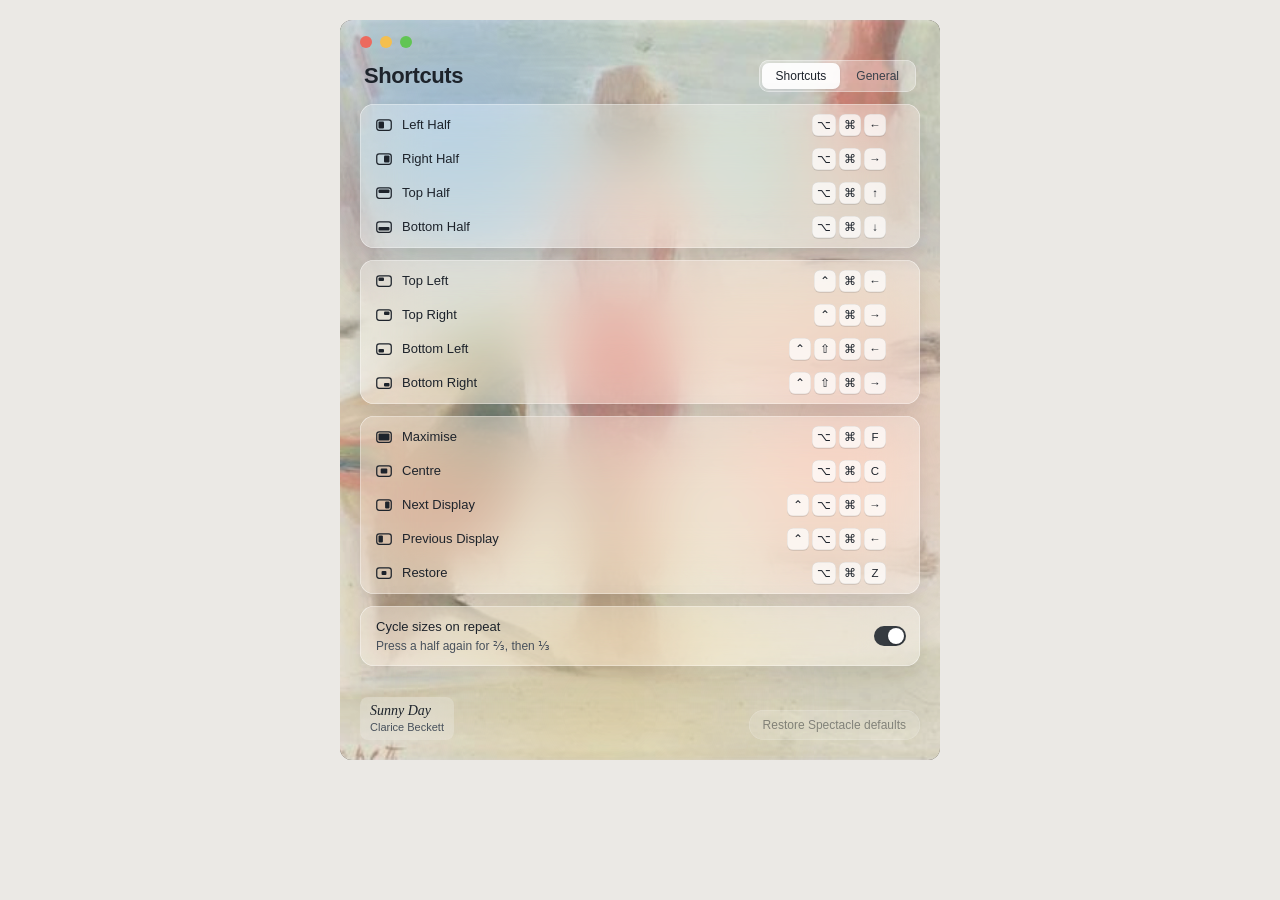
<file: library/screen.html>
<!doctype html>
<!-- One Snappl screen from demo state: screen.html?s=<name>. The library frames
     these and sends toolbar changes by postMessage. -->
<html lang="en">
<head>
<meta charset="utf-8">
<title>Snappl screen</title>
<link rel="stylesheet" href="pieces.css">
<style>html, body { margin: 0; background: #ebe9e5; } #screen { display: flex; justify-content: center; align-items: flex-start; padding: 20px; }</style>
</head>
<body>
<div id="screen"></div>
<script type="module">
  import { renderScreen } from './pieces.js';
  import { CONTROLS, applyEnv } from './env.js';
  const name = new URLSearchParams(location.search).get('s') || 'settings-shortcuts';
  let env = Object.fromEntries(CONTROLS.map((c) => [c.key, c.default]));
  try { env = { ...env, ...JSON.parse(localStorage.getItem('exploded-view:env') || '{}') }; } catch {}
  const draw = () => { applyEnv(env); document.getElementById('screen').innerHTML = renderScreen(name, env); };
  addEventListener('message', (e) => { if (e.data?.type === 'exploded-view:env') { env = { ...env, ...e.data.env }; draw(); } });
  draw();
</script>
</body>
</html>
</file>
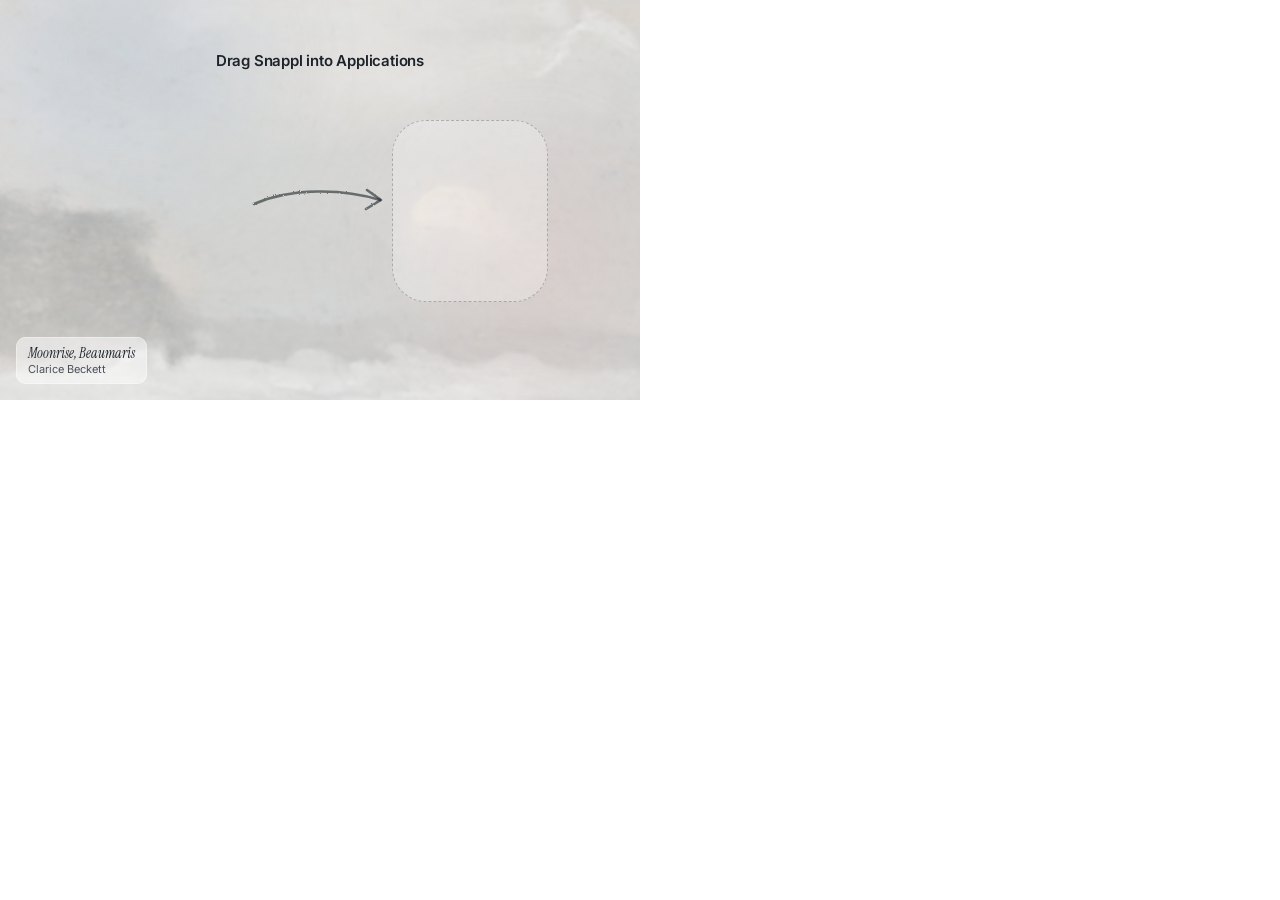
<file: Resources/DMG/background.html>
<!doctype html>
<!-- The DMG window background, 640 x 400 (from the "Install window" artboard).
     Finder draws the icons and names on top: Snappl.app at (170, 200) and
     Applications at (470, 200), 128 px. Rendered by scripts/release.sh. -->
<html lang="en"><head><meta charset="utf-8">
<link rel="stylesheet" href="https://fonts.googleapis.com/css2?family=Instrument+Serif:ital@1&family=Inter:wght@400;600&display=swap">
<style>
  html, body { margin: 0; width: 640px; height: 400px; overflow: hidden; }
  .ground { position: relative; width: 640px; height: 400px; overflow: hidden; background: #d9d6cf; font-family: Inter, -apple-system, sans-serif; color: #1d232b; -webkit-font-smoothing: antialiased; }
  .art { position: absolute; inset: -8px; width: calc(100% + 16px); height: calc(100% + 16px); object-fit: cover; object-position: 40% 55%; filter: brightness(1.18) contrast(0.7) saturate(0.6) blur(1.5px); }
  .wash { position: absolute; inset: 0; background: rgba(255, 255, 255, 0.5); }
  .blob { position: absolute; border-radius: 50%; filter: blur(40px); }
  h1 { position: absolute; top: 52px; left: 0; right: 0; margin: 0; text-align: center; font-size: 15px; line-height: 18px; font-weight: 600; letter-spacing: -0.2px; }
  .target { position: absolute; left: 392px; top: 120px; width: 156px; height: 182px; box-sizing: border-box; border-radius: 34px; border: 1.5px dashed rgba(29, 35, 43, 0.28); background: rgba(255, 255, 255, 0.28); }
  .label { position: absolute; left: 16px; bottom: 16px; padding: 8px 12px; border-radius: 10px; background: rgba(255, 255, 255, 0.5); box-shadow: inset 0 0 0 0.5px rgba(255, 255, 255, 0.7); display: flex; flex-direction: column; gap: 1px; }
  .label b { font: italic 400 14px/16px "Instrument Serif", Georgia, serif; }
  .label span { font-size: 11px; line-height: 14px; color: #48515c; }
</style></head>
<body><div class="ground">
  <img class="art" src="moonrise.jpg" alt="">
  <div class="wash"></div>
  <span class="blob" style="left:-12%;top:-30%;width:60%;height:90%;background:radial-gradient(closest-side, rgba(150,182,216,0.3), rgba(150,182,216,0))"></span>
  <span class="blob" style="right:-10%;top:20%;width:55%;height:90%;background:radial-gradient(closest-side, rgba(232,180,170,0.25), rgba(232,180,170,0))"></span>
  <h1>Drag Snappl into Applications</h1>
  <svg width="140" height="44" viewBox="0 0 140 44" style="position:absolute;left:250px;top:178px;overflow:visible" aria-hidden="true">
    <defs><filter id="brush" x="-10%" y="-40%" width="120%" height="180%"><feTurbulence type="fractalNoise" baseFrequency="0.9" numOctaves="2" seed="4"/><feDisplacementMap in="SourceGraphic" scale="2.2"/></filter></defs>
    <g filter="url(#brush)" fill="none" stroke="rgba(29,35,43,0.6)" stroke-width="2.6" stroke-linecap="round" stroke-linejoin="round"><path d="M4 26 C 40 10, 92 10, 130 22"/><path d="M117 12 L 131 22 L 116 31"/></g>
  </svg>
  <div class="target"></div>
  <div class="label"><b>Moonrise, Beaumaris</b><span>Clarice Beckett</span></div>
</div></body></html>
</file>
<file: library/pieces.css>
/* Snappl pieces, redrawn in HTML from the Swift code. Values come from
   Sources/Snappl (Palette, Glass, SnapPopup). The toolbar sets --glass, --wash
   and --painting on :root, and .theme-dark for the night palette. Prefix: sp-.
   Both themes are built; Theme.swift holds the same values. */

:root, .theme-light {
  /* Ink: text, glyphs, outlines */
  --ink: #1d232b;            /* Palette.ink (29, 35, 43) */
  --ink-2: #39414b;          /* Palette.secondary */
  --ink-3: #48515c;          /* Palette.muted */
  --line-rgb: 29, 35, 43;    /* hairlines, guides, dots, frames are this at low alpha */
  /* Solid fills and the text on them */
  --ink-fill: #383d44;       /* pop-up fill: ink at 88% flattened */
  --ink-solid: rgba(29, 35, 43, 0.88);
  --on-ink: #ffffff;
  --knob-on: #ffffff;
  --switch-on: rgba(29, 35, 43, 0.88);
  /* Surfaces (glass and the things on it) */
  --glass-rgb: 255, 255, 255;
  --glass: 0.32;
  --glass-extra: 0;          /* dark adds to the slider */             /* SwiftUI tint over .ultraThinMaterial */
  --glass-edge: rgba(255, 255, 255, 0.65);
  --key: rgba(255, 255, 255, 0.72);
  --key-lg: rgba(255, 255, 255, 0.8);
  --field: rgba(255, 255, 255, 0.9);
  --tab-on: rgba(255, 255, 255, 0.92);
  --well: rgba(255, 255, 255, 0.35);
  --switch-off: rgba(29, 35, 43, 0.18);
  --shadow-rgb: 29, 35, 43;
  --shadow-a: 1;
  /* Elevation. Light: white hairline, two soft ink shadows. */
  --label-bg: rgba(255, 255, 255, 0.22);
  --glass-lift: inset 0 0 0 0.5px rgba(255, 255, 255, 0.65), 0 6px 16px rgba(29, 35, 43, 0.07), 0 24px 56px rgba(29, 35, 43, 0.08);
  /* The painting */
  --wash-rgb: 255, 255, 255;
  --wash: 0.2;
  --wash-extra: 0;           /* dark adds to the slider */
  --painting: url(assets/sunny-day.jpg);
  --painting-filter: contrast(0.9) brightness(1.03);
  --blob-a: rgba(120, 165, 215, 0.55);
  --blob-b: rgba(232, 160, 150, 0.5);
  --blob-c: rgba(226, 204, 140, 0.5);
  /* Native menu (drawn by macOS) */
  --menu-bg: rgba(246, 246, 246, 0.82);
  --menu-text: #1d1d1f;
  --menu-kb: rgba(0, 0, 0, 0.45);
  --menu-sep: rgba(0, 0, 0, 0.1);
  --menu-dim: rgba(0, 0, 0, 0.35);
  /* Desktop stand-in */
  --desktop: linear-gradient(160deg, #6b7c93, #b9a7a2 55%, #d9c4a5);
  --menubar: rgba(255, 255, 255, 0.35);
  --menubar-text: #1d1d1f;
  --window-bg: rgba(250, 250, 250, 0.92);

  --ease: cubic-bezier(0.32, 0.72, 0, 1);
  --font: -apple-system, BlinkMacSystemFont, "SF Pro Text", "Inter", sans-serif;
  --serif: "New York", "Iowan Old Style", Georgia, serif;
}

/* ---------- Dark: the gallery after hours (Theme.swift) ---------- */
:root.theme-dark, .theme-dark {
  --ink: #e8ebef;
  --ink-2: #bdc4cd;
  --ink-3: #959eaa;
  --line-rgb: 232, 235, 239;
  --ink-fill: #dfe3e8;
  --ink-solid: rgba(232, 235, 239, 0.9);
  --on-ink: #1d232b;
  --knob-on: #ffffff;
  --switch-on: rgb(122, 138, 160);   /* slate, so the system's white knob shows */
  --glass-rgb: 14, 17, 22;
  --label-bg: rgba(14, 17, 22, 0.3);
  --glass-extra: 0.36;       /* 0.32 + 0.36 = Theme.glass dark (0.68) */
  --glass-edge: rgba(255, 255, 255, 0.1);
  --key: rgba(255, 255, 255, 0.1);
  --key-lg: rgba(255, 255, 255, 0.12);
  --field: rgba(255, 255, 255, 0.08);
  --tab-on: rgba(255, 255, 255, 0.16);
  --well: rgba(255, 255, 255, 0.06);
  --switch-off: rgba(255, 255, 255, 0.2);
  --shadow-rgb: 0, 0, 0;
  --shadow-a: 2.2;
  /* Elevation. Dark: lit from above. A bright top rim fading down and a light,
     tight shadow; no wide shadow or glow (it hazed the gaps between cards). */
  --glass-lift: inset 0 1px 0 rgba(255, 255, 255, 0.2), inset 0 0 0 0.75px rgba(255, 255, 255, 0.05), 0 6px 16px rgba(0, 0, 0, 0.18);
  --wash-rgb: 12, 15, 21;
  --wash-extra: 0.3;
  --painting-filter: contrast(0.95) brightness(0.62) saturate(0.85);
  --blob-a: rgba(90, 135, 190, 0.32);
  --blob-b: rgba(190, 115, 105, 0.26);
  --blob-c: rgba(190, 165, 95, 0.22);
  --menu-bg: rgba(38, 38, 42, 0.86);
  --menu-text: #f2f2f4;
  --menu-kb: rgba(255, 255, 255, 0.5);
  --menu-sep: rgba(255, 255, 255, 0.12);
  --menu-dim: rgba(255, 255, 255, 0.35);
  --desktop: linear-gradient(160deg, #1b2230, #3a3340 55%, #4a3f36);
  --menubar: rgba(30, 30, 34, 0.5);
  --menubar-text: #f2f2f4;
  --window-bg: rgba(40, 42, 46, 0.94);
}

.sp { font: 13px/18px var(--font); color: var(--ink); -webkit-font-smoothing: antialiased; }

/* ---------- Painted ground ---------- */
.sp-ground { position: relative; overflow: hidden; background: #3a3530; }
.sp-ground::before { content: ""; position: absolute; inset: 0; background: var(--painting) center / cover; filter: var(--painting-filter); }
.sp-ground::after { content: ""; position: absolute; inset: 0; background: rgba(var(--wash-rgb), calc(var(--wash) + var(--wash-extra))); }
.sp-ground > .sp-blobs { position: absolute; inset: 0; z-index: 1; pointer-events: none; overflow: hidden; }
.sp-ground > .sp-content { position: relative; z-index: 2; }
.sp-blob { position: absolute; border-radius: 50%; filter: blur(30px); animation: 23s ease-in-out infinite alternate; }
.sp-blob.a { left: -15%; top: -20%; width: 70%; height: 65%; background: radial-gradient(closest-side, var(--blob-a), transparent); animation-name: sp-a; }
.sp-blob.b { right: -15%; top: 25%; width: 63%; height: 60%; background: radial-gradient(closest-side, var(--blob-b), transparent); animation-name: sp-b; animation-duration: 29s; }
.sp-blob.c { left: 10%; bottom: -20%; width: 70%; height: 54%; background: radial-gradient(closest-side, var(--blob-c), transparent); animation-name: sp-c; animation-duration: 17s; }
@keyframes sp-a { 50% { transform: translate(30%, 20%) scale(1.12); } 100% { transform: translate(10%, 35%) scale(0.92); } }
@keyframes sp-b { 50% { transform: translate(-30%, 15%) scale(0.9); } 100% { transform: translate(-12%, -25%) scale(1.12); } }
@keyframes sp-c { 50% { transform: translate(25%, -25%) scale(1.1); } 100% { transform: translate(-20%, -10%) scale(1); } }
:root.blobs-still .sp-blob, :root.reduce-motion .sp-blob { animation-play-state: paused; }
:root.blobs-off .sp-blobs { display: none; }
:root.reduce-motion * { transition-duration: 0s !important; }

/* ---------- Glass ---------- */
.sp-glass { background: rgba(var(--glass-rgb), calc(var(--glass) + var(--glass-extra))); -webkit-backdrop-filter: blur(30px) saturate(1.6); backdrop-filter: blur(30px) saturate(1.6); border-radius: 14px; box-shadow: var(--glass-lift); }
.sp-chip { background: rgba(var(--glass-rgb), calc(var(--glass) + var(--glass-extra) + 0.1)); -webkit-backdrop-filter: blur(24px); backdrop-filter: blur(24px); border-radius: 10px; box-shadow: inset 0 0 0 0.5px var(--glass-edge); }

/* ---------- Glyph ---------- */
.sp-glyph { display: block; flex: none; color: var(--ink); }

/* ---------- Keycaps ---------- */
.sp-keys { display: inline-flex; gap: 3px; }
.sp-key { min-width: 22px; height: 22px; padding: 0 5px; box-sizing: border-box; display: inline-flex; align-items: center; justify-content: center; border-radius: 6px; background: var(--key); box-shadow: inset 0 0 0 0.5px rgba(var(--line-rgb), 0.12), 0 1px 0 rgba(var(--line-rgb), 0.12); font: 500 11.5px/14px var(--font); }
.sp-key.lg { width: 44px; height: 44px; border-radius: 11px; font-size: 17px; background: var(--key-lg); }
.sp-key.pressed { background: var(--ink-solid); color: var(--on-ink); box-shadow: 0 1px 2px rgba(20, 27, 36, 0.2); }

/* ---------- Switch (system control, tinted ink) ---------- */
.sp-switch { position: relative; width: 32px; height: 20px; flex: none; border-radius: 10px; background: var(--switch-off); }
.sp-switch::after { content: ""; position: absolute; top: 2px; left: 2px; width: 16px; height: 16px; border-radius: 50%; background: #fff; box-shadow: 0 1px 2px rgba(0, 0, 0, 0.25); transition: left 240ms var(--ease); }
.sp-switch.on { background: var(--switch-on); }
.sp-switch.on::after { left: 14px; background: var(--knob-on); }

/* ---------- Tabs ---------- */
.sp-tabs { display: inline-flex; gap: 2px; padding: 3px; border-radius: 10px; background: rgba(var(--glass-rgb), calc(var(--glass) + var(--glass-extra))); box-shadow: inset 0 0 0 0.5px var(--glass-edge); }
.sp-tab { height: 26px; padding: 0 14px; display: inline-flex; align-items: center; border-radius: 7px; font: 500 12px/16px var(--font); color: var(--ink-2); }
.sp-tab.on { background: var(--tab-on); color: var(--ink); box-shadow: 0 1px 3px rgba(var(--shadow-rgb), 0.12); }

/* ---------- Buttons ---------- */
.sp-pill { height: 30px; padding: 0 14px; display: inline-flex; align-items: center; border-radius: 15px; font: 500 12px/16px var(--font); background: rgba(var(--glass-rgb), calc(var(--glass) + var(--glass-extra))); box-shadow: inset 0 0 0 0.5px var(--glass-edge); }
.sp-pill.disabled { opacity: 0.45; }
.sp-ink { height: 36px; padding: 0 22px; display: inline-flex; align-items: center; border-radius: 18px; background: var(--ink-solid); color: var(--on-ink); font: 500 13px/16px var(--font); box-shadow: 0 1px 2px rgba(20, 27, 36, 0.2), 0 8px 20px rgba(20, 27, 36, 0.15); }
.sp-ink.lg { height: 40px; padding: 0 20px; border-radius: 20px; }

/* ---------- Rows ---------- */
.sp-list { padding: 4px 0; }
.sp-row { height: 34px; display: flex; align-items: center; gap: 10px; padding: 0 8px 0 16px; }
.sp-row .label { flex: 1; }
.sp-record { height: 24px; padding: 0 10px; display: inline-flex; align-items: center; border-radius: 7px; background: var(--field); box-shadow: 0 0 0 1.5px var(--ink-solid); font-size: 12px; color: var(--ink-3); }
.sp-empty { height: 22px; padding: 0 10px; display: inline-flex; align-items: center; border-radius: 6px; border: 1px dashed rgba(var(--line-rgb), 0.25); font-size: 12px; color: var(--ink-3); }
.sp-clear { width: 16px; height: 16px; flex: none; border-radius: 50%; background: rgba(var(--line-rgb), 0.35); color: var(--on-ink); font-size: 9px; line-height: 16px; text-align: center; visibility: hidden; }
.sp-row.hover .sp-clear { visibility: visible; }
.sp-setting { display: flex; align-items: center; gap: 12px; padding: 12px 14px 12px 16px; }
.sp-setting .text { flex: 1; display: flex; flex-direction: column; gap: 2px; }
.sp-setting b { font-weight: 500; }
.sp-setting small { font-size: 12px; line-height: 16px; color: var(--ink-3); }
.sp-divider { height: 1px; margin-left: 16px; background: rgba(var(--line-rgb), 0.08); }
.sp-well { background: var(--well); border-radius: 16px; box-shadow: inset 0 0 0 0.5px var(--glass-edge); }
.sp-tile { background: var(--key-lg); border-radius: 12px; }

/* ---------- Wall label ---------- */
/* A caption on the wall, not a control: faint backing, no edge, no shadow. */
.sp-wall { display: inline-flex; flex-direction: column; gap: 1px; padding: 6px 10px; border-radius: 8px; background: var(--label-bg); -webkit-backdrop-filter: blur(12px); backdrop-filter: blur(12px); }
.sp-wall i { font: italic 14px/16px var(--serif); }
.sp-wall span { font-size: 11px; line-height: 14px; color: var(--ink-3); }

/* ---------- Menu (native NSMenu, drawn by macOS) ---------- */
.sp-menu { width: 272px; padding: 5px; box-sizing: border-box; border-radius: 12px; color: var(--menu-text); background: var(--menu-bg); -webkit-backdrop-filter: blur(40px) saturate(1.8); backdrop-filter: blur(40px) saturate(1.8); box-shadow: inset 0 0 0 0.5px rgba(255, 255, 255, 0.15), 0 0 0 0.5px rgba(0, 0, 0, 0.2), 0 12px 32px rgba(0, 0, 0, 0.25); }
.sp-menu .sp-glyph { color: var(--menu-text); }
.sp-mi { height: 22px; display: flex; align-items: center; gap: 8px; padding: 0 9px; border-radius: 5px; }
.sp-mi.indent { padding-left: 33px; }
.sp-mi .label { flex: 1; }
.sp-mi .kb { color: var(--menu-kb); letter-spacing: 1px; font-size: 12.5px; }
.sp-mi.hl { background: #2f6fe4; color: #fff; }
.sp-mi.hl .kb { color: rgba(255, 255, 255, 0.8); }
.sp-mi.hl .sp-glyph { color: #fff; }   /* template image follows the highlight */
.sp-mi.dim { color: var(--menu-dim); }
.sp-sep { height: 1px; margin: 4px 9px; background: var(--menu-sep); }

/* ---------- Snap pop-up ---------- */
.sp-popup { width: 176px; padding: 20px 20px 18px; box-sizing: border-box; display: flex; flex-direction: column; align-items: center; gap: 14px; border-radius: 28px; background: rgba(var(--glass-rgb), calc(var(--glass) + var(--glass-extra) + 0.3)); -webkit-backdrop-filter: blur(40px) saturate(1.8); backdrop-filter: blur(40px) saturate(1.8); box-shadow: inset 0 0 0 0.5px var(--glass-edge), 0 0 0 0.5px rgba(0, 0, 0, 0.1), 0 16px 40px rgba(var(--shadow-rgb), calc(0.16 * var(--shadow-a))), 0 40px 80px rgba(var(--shadow-rgb), calc(0.16 * var(--shadow-a))); }
.sp-popup .name { font: 600 14px/17px var(--font); letter-spacing: -0.15px; white-space: nowrap; }
.sp-display { position: relative; width: 96px; height: 62px; border-radius: 11px; box-shadow: inset 0 0 0 1.25px rgba(var(--line-rgb), 0.3); flex: none; }
.sp-display .guide { position: absolute; background: rgba(var(--line-rgb), 0.14); }
.sp-display .fill { position: absolute; border-radius: 7px; background: var(--ink-fill); transition: left 240ms var(--ease), top 240ms var(--ease), width 240ms var(--ease), height 240ms var(--ease); }
.sp-dots { display: flex; gap: 4px; }
.sp-dot { width: 5px; height: 5px; border-radius: 3px; background: rgba(var(--line-rgb), 0.25); transition: width 240ms var(--ease); }
.sp-dot.on { width: 16px; background: var(--ink-solid); }

/* ---------- Windows ---------- */
.sp-window { position: relative; overflow: hidden; border-radius: 12px; box-shadow: 0 0 0 0.5px rgba(20, 27, 36, 0.2), 0 24px 60px rgba(var(--shadow-rgb), calc(0.22 * var(--shadow-a))); }
.sp-lights { display: flex; gap: 8px; }
.sp-lights i { width: 12px; height: 12px; border-radius: 50%; background: rgba(var(--line-rgb), 0.18); }
.sp-lights i:first-child { background: #ec6a5e; }
.sp-lights i:nth-child(2) { background: #f4bf4f; }
.sp-lights i:nth-child(3) { background: #61c554; }
.sp-desktop { position: relative; overflow: hidden; background: var(--desktop); }
.sp-desktop .sp-window > div { background: var(--window-bg) !important; }
.sp-menubar { position: absolute; top: 0; left: 0; right: 0; height: 26px; display: flex; align-items: center; gap: 18px; padding: 0 14px; color: var(--menubar-text); background: var(--menubar); -webkit-backdrop-filter: blur(30px); backdrop-filter: blur(30px); font-size: 13px; z-index: 3; }
.sp-menubar .sp-glyph { color: var(--menubar-text); }
.sp-menubar .right { margin-left: auto; display: flex; align-items: center; gap: 14px; }
.sp-statusitem { height: 22px; padding: 0 6px; display: flex; align-items: center; border-radius: 5px; }
.sp-statusitem.open { background: rgba(var(--line-rgb), 0.14); }
</file>
